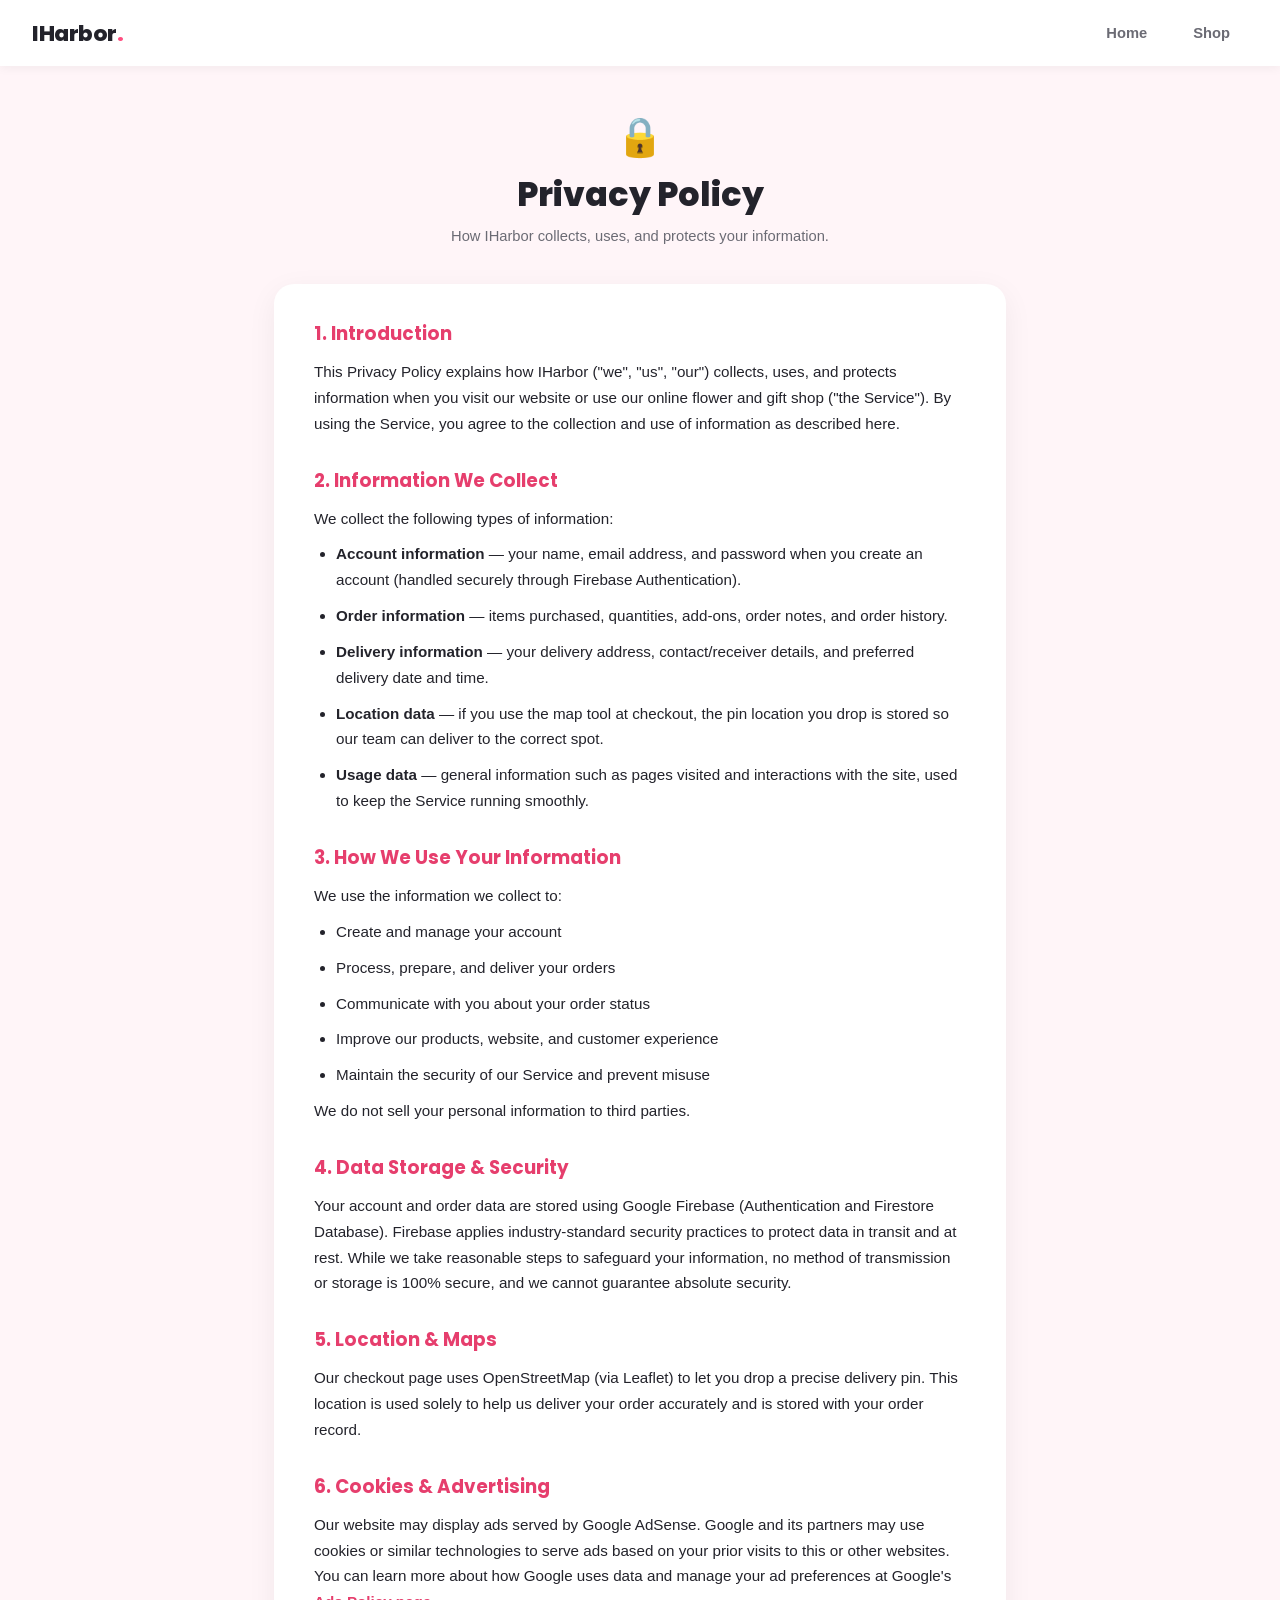
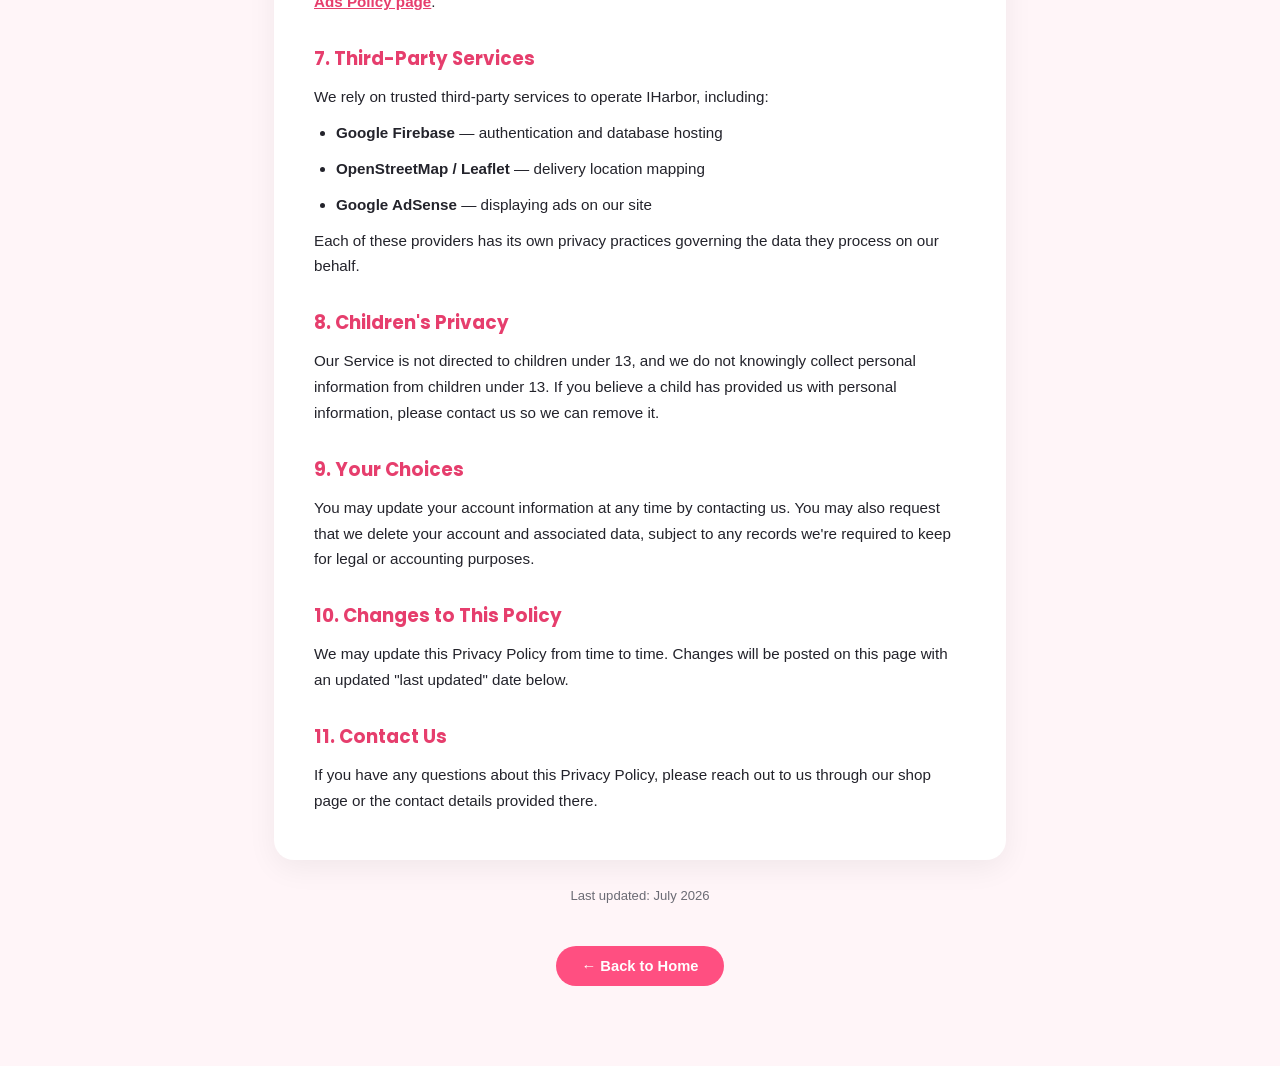
<file: iharbor/privacy.html>
<!DOCTYPE html>
<html lang="en">
<head>
    <meta charset="UTF-8">
    <meta name="viewport" content="width=device-width, initial-scale=1.0">
    <title>Privacy Policy — IHarbor</title>
    <link rel="preconnect" href="https://fonts.googleapis.com">
    <link rel="preconnect" href="https://fonts.gstatic.com" crossorigin>
    <link href="https://fonts.googleapis.com/css2?family=Poppins:wght@500;600;700;800&family=Segoe+UI&display=swap" rel="stylesheet">
    <style>
        :root {
            --pink-bg: #fdeaf0;
            --pink-bg-2: #fff5f8;
            --pink-accent: #ff4f81;
            --pink-accent-dark: #e63e6d;
            --ink: #23232b;
            --ink-soft: #6b6b74;
            --card: #ffffff;
        }
        * { box-sizing: border-box; }

        body {
            margin: 0;
            font-family: 'Segoe UI', Arial, sans-serif;
            color: var(--ink);
            background: var(--pink-bg-2);
            min-height: 100vh;
        }
        h1, h2, .brand-logo { font-family: 'Poppins', 'Segoe UI', Arial, sans-serif; }

        /* ── Navbar (matches the home page) ─────────────────── */
        .home-navbar {
            display: flex;
            align-items: center;
            justify-content: space-between;
            background: #fff;
            padding: 16px 32px;
            box-shadow: 0 2px 10px rgba(0,0,0,0.05);
            position: sticky;
            top: 0;
            z-index: 20;
            flex-wrap: wrap;
            gap: 12px;
        }
        .brand-logo {
            font-size: 1.35rem;
            font-weight: 800;
            color: var(--ink);
            letter-spacing: -0.5px;
            text-decoration: none;
        }
        .brand-logo .dot { color: var(--pink-accent); }
        .navbar-links {
            display: flex;
            gap: 10px;
            list-style: none;
            margin: 0;
            padding: 0;
        }
        .navbar-links a {
            display: inline-block;
            padding: 9px 18px;
            border-radius: 20px;
            font-size: .92rem;
            font-weight: 600;
            color: var(--ink-soft);
            text-decoration: none;
            transition: background .2s, color .2s;
        }
        .navbar-links a:hover {
            background: var(--pink-bg);
            color: var(--pink-accent-dark);
        }

        /* ── Policy content ──────────────────────────────────── */
        .policy-wrap {
            max-width: 780px;
            margin: 0 auto;
            padding: 48px 24px 80px;
        }
        .policy-header {
            text-align: center;
            margin-bottom: 40px;
        }
        .policy-header .policy-icon {
            font-size: 2.4rem;
            display: block;
            margin-bottom: 10px;
        }
        .policy-header h1 {
            font-size: 2.1rem;
            font-weight: 800;
            margin: 0 0 8px;
            color: var(--ink);
        }
        .policy-header p {
            color: var(--ink-soft);
            font-size: .92rem;
            margin: 0;
        }
        .policy-card {
            background: var(--card);
            border-radius: 20px;
            box-shadow: 0 8px 30px rgba(0,0,0,0.06);
            padding: 36px 40px;
        }
        .policy-card section {
            margin-bottom: 30px;
        }
        .policy-card section:last-child {
            margin-bottom: 0;
        }
        .policy-card h2 {
            font-size: 1.15rem;
            font-weight: 700;
            color: var(--pink-accent-dark);
            margin: 0 0 12px;
            display: flex;
            align-items: center;
            gap: 8px;
        }
        .policy-card p, .policy-card li {
            font-size: .95rem;
            line-height: 1.7;
            color: var(--ink);
            margin: 0 0 10px;
        }
        .policy-card ul {
            margin: 0 0 10px;
            padding-left: 22px;
        }
        .policy-card a {
            color: var(--pink-accent-dark);
            font-weight: 600;
        }
        .policy-updated {
            text-align: center;
            font-size: .82rem;
            color: var(--ink-soft);
            margin-top: 28px;
        }
        .back-home-btn {
            display: inline-block;
            margin-top: 30px;
            padding: 12px 26px;
            border-radius: 24px;
            background: var(--pink-accent);
            color: #fff;
            font-weight: 700;
            font-size: .92rem;
            text-decoration: none;
            transition: background .2s, transform .1s;
        }
        .back-home-btn:hover { background: var(--pink-accent-dark); }
        .back-home-wrap { text-align: center; }

        @media (max-width: 600px) {
            .home-navbar { padding: 14px 18px; }
            .navbar-links a { padding: 8px 12px; font-size: .85rem; }
            .policy-wrap { padding: 32px 14px 60px; }
            .policy-header h1 { font-size: 1.6rem; }
            .policy-card { padding: 26px 22px; }
        }
    </style>
</head>
<body>

    <!-- ── Navbar ──────────────────────────────────────────── -->
    <nav class="home-navbar">
        <a href="index.html" class="brand-logo">IHarbor<span class="dot">.</span></a>
        <ul class="navbar-links">
            <li><a href="index.html">Home</a></li>
            <li><a href="shop.html">Shop</a></li>
        </ul>
    </nav>

    <div class="policy-wrap">
        <div class="policy-header">
            <span class="policy-icon">🔒</span>
            <h1>Privacy Policy</h1>
            <p>How IHarbor collects, uses, and protects your information.</p>
        </div>

        <div class="policy-card">
            <section>
                <h2>1. Introduction</h2>
                <p>This Privacy Policy explains how IHarbor ("we", "us", "our") collects, uses, and protects information when you visit our website or use our online flower and gift shop ("the Service"). By using the Service, you agree to the collection and use of information as described here.</p>
            </section>

            <section>
                <h2>2. Information We Collect</h2>
                <p>We collect the following types of information:</p>
                <ul>
                    <li><strong>Account information</strong> — your name, email address, and password when you create an account (handled securely through Firebase Authentication).</li>
                    <li><strong>Order information</strong> — items purchased, quantities, add-ons, order notes, and order history.</li>
                    <li><strong>Delivery information</strong> — your delivery address, contact/receiver details, and preferred delivery date and time.</li>
                    <li><strong>Location data</strong> — if you use the map tool at checkout, the pin location you drop is stored so our team can deliver to the correct spot.</li>
                    <li><strong>Usage data</strong> — general information such as pages visited and interactions with the site, used to keep the Service running smoothly.</li>
                </ul>
            </section>

            <section>
                <h2>3. How We Use Your Information</h2>
                <p>We use the information we collect to:</p>
                <ul>
                    <li>Create and manage your account</li>
                    <li>Process, prepare, and deliver your orders</li>
                    <li>Communicate with you about your order status</li>
                    <li>Improve our products, website, and customer experience</li>
                    <li>Maintain the security of our Service and prevent misuse</li>
                </ul>
                <p>We do not sell your personal information to third parties.</p>
            </section>

            <section>
                <h2>4. Data Storage &amp; Security</h2>
                <p>Your account and order data are stored using Google Firebase (Authentication and Firestore Database). Firebase applies industry-standard security practices to protect data in transit and at rest. While we take reasonable steps to safeguard your information, no method of transmission or storage is 100% secure, and we cannot guarantee absolute security.</p>
            </section>

            <section>
                <h2>5. Location &amp; Maps</h2>
                <p>Our checkout page uses OpenStreetMap (via Leaflet) to let you drop a precise delivery pin. This location is used solely to help us deliver your order accurately and is stored with your order record.</p>
            </section>

            <section>
                <h2>6. Cookies &amp; Advertising</h2>
                <p>Our website may display ads served by Google AdSense. Google and its partners may use cookies or similar technologies to serve ads based on your prior visits to this or other websites. You can learn more about how Google uses data and manage your ad preferences at Google's <a href="https://policies.google.com/technologies/ads" target="_blank" rel="noopener">Ads Policy page</a>.</p>
            </section>

            <section>
                <h2>7. Third-Party Services</h2>
                <p>We rely on trusted third-party services to operate IHarbor, including:</p>
                <ul>
                    <li><strong>Google Firebase</strong> — authentication and database hosting</li>
                    <li><strong>OpenStreetMap / Leaflet</strong> — delivery location mapping</li>
                    <li><strong>Google AdSense</strong> — displaying ads on our site</li>
                </ul>
                <p>Each of these providers has its own privacy practices governing the data they process on our behalf.</p>
            </section>

            <section>
                <h2>8. Children's Privacy</h2>
                <p>Our Service is not directed to children under 13, and we do not knowingly collect personal information from children under 13. If you believe a child has provided us with personal information, please contact us so we can remove it.</p>
            </section>

            <section>
                <h2>9. Your Choices</h2>
                <p>You may update your account information at any time by contacting us. You may also request that we delete your account and associated data, subject to any records we're required to keep for legal or accounting purposes.</p>
            </section>

            <section>
                <h2>10. Changes to This Policy</h2>
                <p>We may update this Privacy Policy from time to time. Changes will be posted on this page with an updated "last updated" date below.</p>
            </section>

            <section>
                <h2>11. Contact Us</h2>
                <p>If you have any questions about this Privacy Policy, please reach out to us through our shop page or the contact details provided there.</p>
            </section>
        </div>

        <p class="policy-updated">Last updated: July 2026</p>

        <div class="back-home-wrap">
            <a href="index.html" class="back-home-btn">← Back to Home</a>
        </div>
    </div>

</body>
</html>
</file>
